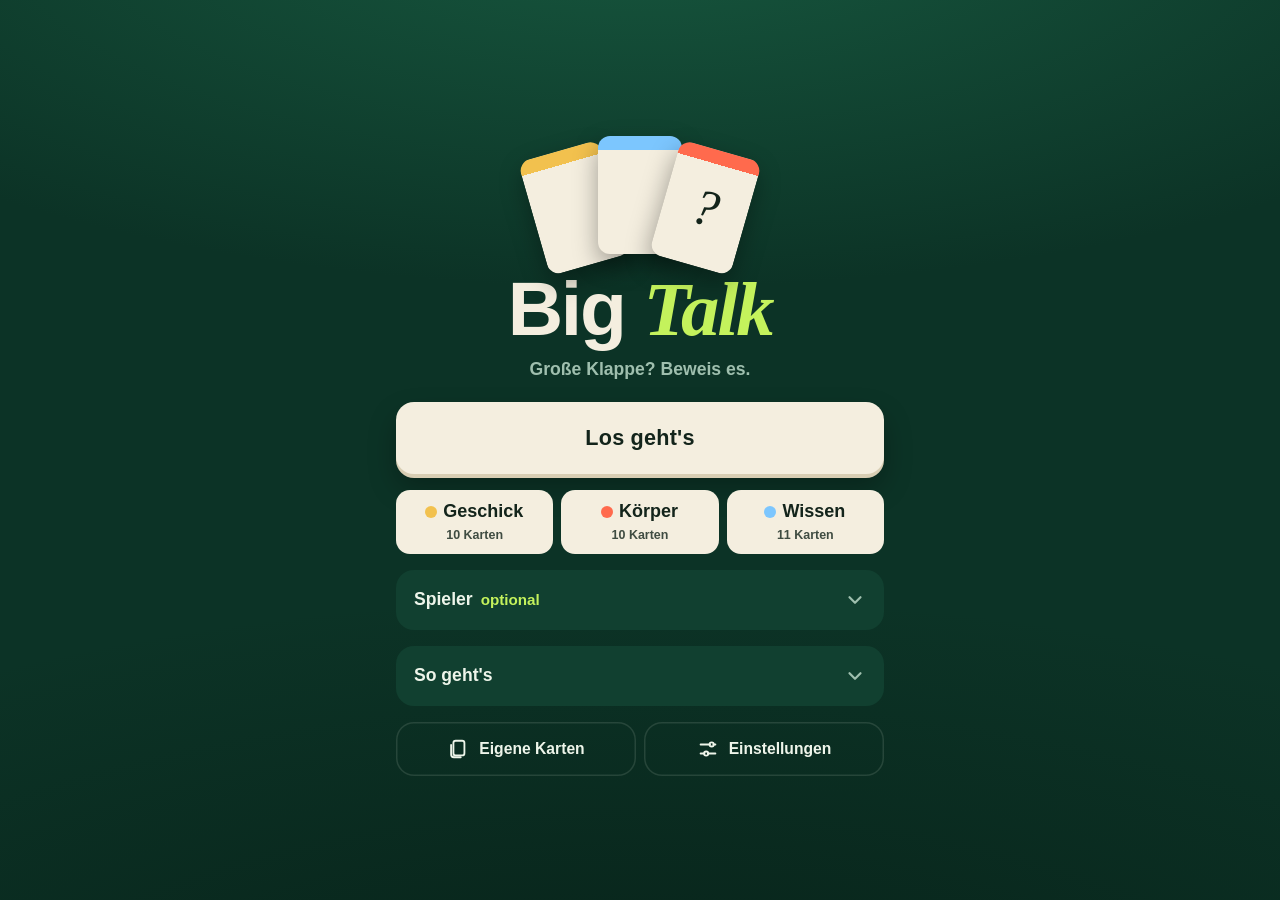
<file: index.html>
<!doctype html>
<html lang="de">
<head>
  <meta charset="utf-8">
  <!-- viewport-fit=cover: nutzt auch den Bereich neben der iPhone-Notch -->
  <meta name="viewport" content="width=device-width, initial-scale=1, viewport-fit=cover">
  <meta name="theme-color" content="#0c3326">
  <meta name="description" content="Big Talk – das Überbiet-Partyspiel für ein Handy.">
  <title>Big Talk</title>
  <link rel="manifest" href="manifest.webmanifest">
  <link rel="icon" href="icons/icon.svg" type="image/svg+xml">
  <link rel="icon" href="icons/icon-192.png" type="image/png" sizes="192x192">
  <!-- iPhone: Icon und Vollbild-Modus nach „Zum Home-Bildschirm“ -->
  <link rel="apple-touch-icon" href="icons/apple-touch-icon.png">
  <meta name="apple-mobile-web-app-capable" content="yes">
  <meta name="mobile-web-app-capable" content="yes">
  <meta name="apple-mobile-web-app-status-bar-style" content="black-translucent">
  <meta name="apple-mobile-web-app-title" content="Big Talk">
  <link rel="stylesheet" href="style.css">
  <!-- type="module": app.js darf andere Dateien per import laden -->
  <script type="module" src="js/app.js"></script>
</head>
<body>
  <!-- Wiederverwendbare Icons. <use href="#i-back"> setzt eines davon ein. -->
  <svg width="0" height="0" style="position:absolute" aria-hidden="true">
    <symbol id="i-back" viewBox="0 0 24 24"><path d="M15 5l-7 7 7 7" fill="none" stroke="currentColor" stroke-width="2.4" stroke-linecap="round" stroke-linejoin="round"/></symbol>
    <symbol id="i-scores" viewBox="0 0 24 24"><path d="M5 20V11M12 20V4M19 20v-6" fill="none" stroke="currentColor" stroke-width="2.6" stroke-linecap="round"/></symbol>
    <symbol id="i-chevron" viewBox="0 0 24 24"><path d="M6 9l6 6 6-6" fill="none" stroke="currentColor" stroke-width="2.4" stroke-linecap="round" stroke-linejoin="round"/></symbol>
    <symbol id="i-skip" viewBox="0 0 24 24"><path d="M5 6l8 6-8 6zM16 6v12" fill="none" stroke="currentColor" stroke-width="2.2" stroke-linejoin="round" stroke-linecap="round"/></symbol>
    <symbol id="i-cards" viewBox="0 0 24 24"><rect x="7" y="3" width="12" height="16" rx="2.5" fill="none" stroke="currentColor" stroke-width="2"/><path d="M4.5 7.5V18a3 3 0 0 0 3 3H15" fill="none" stroke="currentColor" stroke-width="2" stroke-linecap="round"/></symbol>
    <symbol id="i-settings" viewBox="0 0 24 24"><path d="M4 7h10M18 7h2M4 17h4M12 17h8" fill="none" stroke="currentColor" stroke-width="2.2" stroke-linecap="round"/><circle cx="16" cy="7" r="2.3" fill="none" stroke="currentColor" stroke-width="2"/><circle cx="10" cy="17" r="2.3" fill="none" stroke="currentColor" stroke-width="2"/></symbol>
    <symbol id="i-trash" viewBox="0 0 24 24"><path d="M5 7h14M10 7V4.5h4V7M7 7l1 13h8l1-13" fill="none" stroke="currentColor" stroke-width="2" stroke-linecap="round" stroke-linejoin="round"/></symbol>
  </svg>

  <main id="app">

    <!-- ============ START ============ -->
    <section id="screen-start" class="screen">
      <div class="hero">
        <div class="fan" aria-hidden="true">
          <span class="fan-card" style="--c: var(--gold)"></span>
          <span class="fan-card" style="--c: var(--sky)"></span>
          <span class="fan-card" style="--c: var(--coral)"><span class="fan-q">?</span></span>
        </div>
        <h1 class="logo"><span class="logo-big">Big</span> <span class="logo-talk">Talk</span></h1>
        <p class="tagline">Große Klappe? Beweis es.</p>
      </div>

      <button id="btn-start" class="btn btn-primary btn-xl" type="button">Los geht's</button>
      <button id="btn-scores-start" class="btn btn-ghost" type="button">
        <svg class="icon"><use href="#i-scores"/></svg> Punktestand
      </button>

      <!-- Kategorien: Tippen schaltet an/aus (aria-pressed) -->
      <div id="category-toggles" class="category-toggles" role="group" aria-label="Kategorien"></div>

      <details id="panel-players" class="panel">
        <summary>Spieler <span id="players-count" class="count"></span><svg class="icon chevron"><use href="#i-chevron"/></svg></summary>
        <p class="hint">Optional – nur für den Punktestand. Ohne Spieler wird ohne Punkte gespielt.</p>
        <ul id="players-list" class="players-list"></ul>
        <form id="form-player" class="inline-form" novalidate>
          <input id="input-player" type="text" maxlength="16" placeholder="Name eingeben"
                 autocomplete="off" autocapitalize="words" enterkeyhint="done" aria-label="Spielername">
          <button class="btn btn-lime" type="submit" aria-label="Spieler hinzufügen">+</button>
        </form>
        <p id="player-error" class="form-error" hidden></p>
      </details>

      <details class="panel">
        <summary>So geht's<svg class="icon chevron"><use href="#i-chevron"/></svg></summary>
        <ol class="rules">
          <li>Lest die Karte vor. Haben alle sie verstanden, drückt ihr <b>Start</b>.</li>
          <li>15 Sekunden lang überbietet ihr euch – einfach laut reden, niemand muss etwas eintippen.</li>
          <li>Ist die Zeit um, muss der Höchstbieter <b>sofort</b> beweisen, dass er es schafft.</li>
          <li>Die Gruppe entscheidet: geschafft oder nicht? Geht eine Karte gerade nicht, überspringt sie.</li>
        </ol>
      </details>

      <div class="start-links">
        <button id="btn-open-cards" class="btn btn-ghost" type="button"><svg class="icon"><use href="#i-cards"/></svg> Eigene Karten</button>
        <button id="btn-open-settings" class="btn btn-ghost" type="button"><svg class="icon"><use href="#i-settings"/></svg> Einstellungen</button>
      </div>
    </section>

    <!-- ============ KARTE + TIMER ============ -->
    <section id="screen-card" class="screen">
      <header class="topbar">
        <button id="btn-home" class="icon-btn" type="button" aria-label="Zum Startbildschirm"><svg class="icon"><use href="#i-back"/></svg></button>
        <span id="deck-info" class="topbar-info"></span>
        <button id="btn-scores" class="icon-btn" type="button" aria-label="Punktestand"><svg class="icon"><use href="#i-scores"/></svg></button>
      </header>

      <div class="card-stage">
        <!-- Die Karte hat Vorder- und Rückseite, damit sie beim Austeilen umgedreht werden kann -->
        <article id="play-card" class="card">
          <div class="card-face card-front">
            <div class="card-cat"><span id="pc-dot" class="dot"></span><span id="pc-cat"></span></div>
            <p id="pc-text" class="card-text"></p>
            <p id="pc-meta" class="card-meta"></p>
          </div>
          <div class="card-face card-back" aria-hidden="true"><span>Big Talk</span></div>
        </article>
      </div>

      <!-- Der Ring ist Start-, Pause- und Weiter-Knopf zugleich -->
      <button id="round-ring" class="ring" type="button">
        <svg viewBox="0 0 120 120" aria-hidden="true">
          <circle class="ring-track" cx="60" cy="60" r="52"/>
          <circle id="round-ring-progress" class="ring-progress" cx="60" cy="60" r="52" pathLength="100"/>
        </svg>
        <span class="ring-center">
          <span id="round-ring-value" class="ring-value"></span>
          <span id="round-ring-sub" class="ring-sub"></span>
        </span>
      </button>

      <div class="round-actions">
        <button id="btn-skip" class="btn btn-ghost" type="button"><svg class="icon"><use href="#i-skip"/></svg> Überspringen</button>
        <button id="btn-finish" class="btn btn-ghost" type="button">Fertig geboten</button>
      </div>
    </section>

    <!-- ============ BEWEIS ============ -->
    <section id="screen-prove" class="screen">
      <div id="flash" class="flash" aria-hidden="true"></div>
      <!-- Oberer Teil bleibt mittig, Urteils-Buttons sitzen unten am Daumen -->
      <div class="prove-main">
      <h2 id="stamp" class="stamp">Beweis es!</h2>

      <article class="card card-mini">
        <div class="card-face card-front">
          <div class="card-cat"><span id="pv-dot" class="dot"></span><span id="pv-cat"></span></div>
          <p id="pv-text" class="card-text"></p>
        </div>
      </article>

      <!-- Nur mit Spielern: Wer muss liefern? -->
      <div id="prove-bidder" class="bidder-pick">
        <p class="bidder-question">Wer hat am höchsten geboten?</p>
        <div id="bidder-buttons" class="bidder-buttons"></div>
        <button id="btn-no-score" class="btn btn-link" type="button">Ohne Wertung weiter</button>
      </div>
      <button id="prove-who" class="prove-who" type="button" aria-label="Höchstbieter ändern"></button>

      <button id="proof-ring" class="ring ring-small" type="button">
        <svg viewBox="0 0 120 120" aria-hidden="true">
          <circle class="ring-track" cx="60" cy="60" r="52"/>
          <circle id="proof-ring-progress" class="ring-progress" cx="60" cy="60" r="52" pathLength="100"/>
        </svg>
        <span class="ring-center">
          <span id="proof-ring-value" class="ring-value"></span>
          <span id="proof-ring-sub" class="ring-sub"></span>
        </span>
      </button>
      </div>

      <div id="verdict" class="verdict">
        <button id="btn-fail" class="btn btn-fail" type="button">Nicht geschafft</button>
        <button id="btn-success" class="btn btn-success" type="button">Geschafft</button>
      </div>
      <button id="btn-skip-prove" class="btn btn-link" type="button">Nicht machbar? Karte überspringen</button>
    </section>

    <!-- ============ ERGEBNIS ============ -->
    <section id="screen-result" class="screen">
      <svg id="result-mark" class="result-mark" viewBox="0 0 120 120" aria-hidden="true">
        <circle class="mark-circle" cx="60" cy="60" r="52" pathLength="100"/>
        <path id="mark-path" class="mark-path" pathLength="100"/>
      </svg>
      <h2 id="result-title" class="result-title"></h2>
      <p id="result-points" class="result-points"></p>
      <ol id="result-scores" class="scoreboard"></ol>
      <button id="btn-next" class="btn btn-primary btn-xl" type="button">Nächste Karte</button>
      <button id="btn-revert" class="btn btn-link" type="button">Falsch getippt? Ergebnis ändern</button>
    </section>

    <!-- ============ EINSTELLUNGEN ============ -->
    <section id="screen-settings" class="screen">
      <header class="topbar">
        <button class="icon-btn" type="button" data-home aria-label="Zurück"><svg class="icon"><use href="#i-back"/></svg></button>
        <h2 class="topbar-title">Einstellungen</h2>
      </header>

      <div class="setting">
        <span class="setting-label">Zeit zum Bieten</span>
        <div class="stepper">
          <button id="btn-timer-down" class="btn btn-ghost" type="button" aria-label="Kürzer">−</button>
          <output id="timer-setting" class="stepper-value" aria-live="polite"></output>
          <button id="btn-timer-up" class="btn btn-ghost" type="button" aria-label="Länger">+</button>
        </div>
      </div>

      <label class="setting setting-row">
        <span class="setting-label">Vibration <small id="vibration-note" class="hint" hidden>Von diesem Gerät nicht unterstützt</small></span>
        <input id="toggle-vibration" class="switch" type="checkbox">
      </label>

      <button id="btn-test-vibration" class="btn btn-ghost" type="button">Vibration testen</button>
      <button id="btn-reset-settings" class="btn btn-ghost btn-danger" type="button">Spiel zurücksetzen</button>
    </section>

    <!-- ============ EIGENE KARTEN ============ -->
    <section id="screen-cards" class="screen">
      <header class="topbar">
        <button class="icon-btn" type="button" data-home aria-label="Zurück"><svg class="icon"><use href="#i-back"/></svg></button>
        <h2 class="topbar-title">Eigene Karten</h2>
      </header>

      <form id="form-card" class="card-form" novalidate>
        <label class="field">
          <span>Challenge</span>
          <textarea id="card-text" rows="3" maxlength="140" placeholder="Wie viele … schaffst du?"></textarea>
        </label>
        <div class="field-row">
          <label class="field">
            <span>Kategorie</span>
            <select id="card-category"></select>
          </label>
          <label class="field">
            <span>Einheit</span>
            <input id="card-unit" type="text" maxlength="20" placeholder="z. B. Sekunden">
          </label>
        </div>
        <div class="field-row">
          <label class="field">
            <span>Startgebot</span>
            <input id="card-start" type="number" inputmode="numeric" min="1" value="1">
          </label>
          <label class="field">
            <span>Beweiszeit (s)</span>
            <input id="card-proof" type="number" inputmode="numeric" min="5" placeholder="keine">
          </label>
        </div>
        <p id="card-error" class="form-error" hidden></p>
        <button class="btn btn-primary" type="submit">Karte hinzufügen</button>
      </form>

      <h3 class="section-title">Deine Karten <span id="custom-count" class="count"></span></h3>
      <ul id="custom-list" class="custom-list"></ul>
      <p id="custom-empty" class="hint">Noch keine eigenen Karten.</p>
    </section>

  </main>

  <!-- Punktestand -->
  <dialog id="dlg-scores" class="dialog">
    <h3>Punktestand</h3>
    <ol id="scores-list" class="scoreboard"></ol>
    <p id="scores-empty" class="hint" hidden>Noch keine Spieler. Füge auf dem Startbildschirm welche hinzu.</p>
    <div class="dialog-actions">
      <button id="btn-reset" class="btn btn-ghost btn-danger" type="button">Zurücksetzen</button>
      <button class="btn btn-primary" type="button" data-close>Schließen</button>
    </div>
  </dialog>

  <!-- Sicherheitsabfrage (statt window.confirm, damit es zum Design passt) -->
  <dialog id="dlg-confirm" class="dialog">
    <h3 id="confirm-title"></h3>
    <p id="confirm-text"></p>
    <div class="dialog-actions">
      <button class="btn btn-ghost" type="button" data-close>Abbrechen</button>
      <button id="btn-confirm-ok" class="btn btn-fail" type="button"></button>
    </div>
  </dialog>

  <!-- Kurze Hinweise unten am Rand -->
  <div id="toast" class="toast" role="status" aria-live="polite"></div>
</body>
</html>
</file>
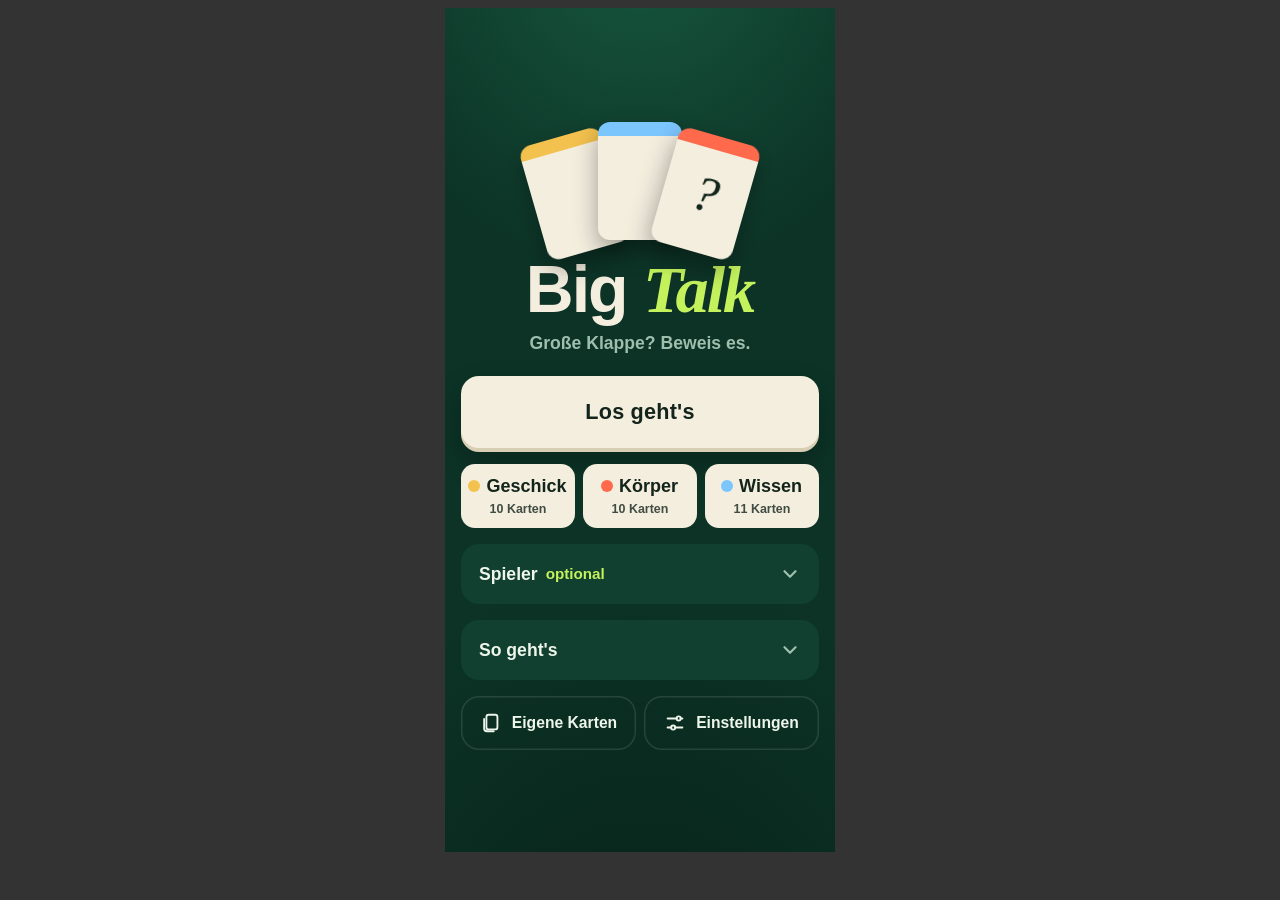
<file: tools/handy-vorschau.html>
<!doctype html>
<!-- Entwicklungshilfe: zeigt Big Talk in Handygröße (390×844), auch wenn das
     Browserfenster breiter ist. Aufruf: http://localhost:8000/tools/handy-vorschau.html -->
<html lang="de">
<head>
  <meta charset="utf-8">
  <title>Handy-Vorschau</title>
  <style>
    body { margin: 0; background: #333; display: flex; justify-content: center; padding: 8px; }
    iframe { width: 390px; height: 844px; border: 0; background: #000; }
  </style>
</head>
<body>
  <iframe id="phone" src="../index.html"></iframe>
  <script>
    // Andere Größe testen: handy-vorschau.html?w=375&h=667 (z. B. iPhone SE)
    const p = new URLSearchParams(location.search);
    const f = document.getElementById('phone');
    if (p.get('w')) f.style.width = p.get('w') + 'px';
    if (p.get('h')) f.style.height = p.get('h') + 'px';
  </script>
</body>
</html>
</file>
<file: style.css>
/* =========================================================
   Big Talk – Design „Spieltisch“
   Dunkelgrüner Filz, Karten aus cremefarbenem Papier,
   Limette als Aktionsfarbe, Koralle für Dringlichkeit.
   Mobile-first: Grundregeln gelten fürs Handy im Hochformat.
   ========================================================= */

:root {
  /* Tisch */
  --bg: #0c3326;
  --bg-deep: #072118;
  --surface: #114030;
  --surface-2: #19523d;
  --line: rgba(234, 244, 226, 0.12);
  --text: #eef5ea;
  --muted: #9fbfae;

  /* Papier */
  --paper: #f4eedf;
  --paper-edge: #d8ceb4;
  --ink: #13241b;
  --ink-soft: #5a6b60;

  /* Akzente */
  --lime: #c4f25c;
  --lime-ink: #1d3300;
  --coral: #ff6a4d;
  --gold: #f2c14e;
  --sky: #7cc6fe;

  --radius: 18px;
  --gap: 16px;
  --font-sans: "Avenir Next", "Segoe UI Variable Display", "Segoe UI", Roboto, "Helvetica Neue", Arial, sans-serif;
  --font-serif: "Iowan Old Style", "Palatino Linotype", Palatino, "Book Antiqua", Georgia, "Noto Serif", serif;
  --ease-out: cubic-bezier(0.2, 0.8, 0.2, 1);
  --ease-spring: cubic-bezier(0.3, 1.5, 0.5, 1);

  /* Abstand zu Notch / Home-Leiste (iPhone), sonst 0 */
  --safe-top: env(safe-area-inset-top, 0px);
  --safe-bottom: env(safe-area-inset-bottom, 0px);
}

*,
*::before,
*::after {
  box-sizing: border-box;
}

/* `hidden` muss immer gewinnen – auch gegen display-Regeln wie bei .btn */
[hidden] { display: none !important; }

html,
body {
  margin: 0;
  height: 100%;
}

body {
  /* Filz: heller Lichtkegel oben, dunkle Ränder */
  background:
    radial-gradient(130% 70% at 50% -10%, #17583f 0%, transparent 60%),
    radial-gradient(160% 90% at 50% 120%, var(--bg-deep) 0%, transparent 60%),
    var(--bg);
  background-attachment: fixed;
  color: var(--text);
  font-family: var(--font-sans);
  font-size: 18px;
  line-height: 1.4;
  /* kein Gummiband-Scrollen / Pull-to-Refresh mitten im Spiel */
  overscroll-behavior: none;
  -webkit-tap-highlight-color: transparent;
  -webkit-text-size-adjust: 100%;
}

button,
input,
select,
textarea {
  font: inherit;
  color: inherit;
}

button {
  cursor: pointer;
  touch-action: manipulation; /* kein Doppeltipp-Zoom */
}

.icon {
  width: 22px;
  height: 22px;
  flex: none;
}

#app {
  max-width: 520px;
  margin: 0 auto;
  min-height: 100vh;
  min-height: 100dvh; /* dvh = sichtbare Höhe ohne Browserleiste */
}

/* ---------- Bildschirme ---------- */
.screen {
  display: none;
  flex-direction: column;
  gap: var(--gap);
  min-height: 100vh;
  min-height: 100dvh;
  padding: calc(16px + var(--safe-top)) 16px calc(16px + var(--safe-bottom));
}

.screen.active {
  display: flex;
  animation: screen-in 0.35s var(--ease-out);
}

@keyframes screen-in {
  from { opacity: 0; transform: translateY(8px); }
  to { opacity: 1; transform: none; }
}

/* ---------- Buttons ---------- */
.btn {
  border: 0;
  border-radius: var(--radius);
  padding: 16px 20px;
  min-height: 60px;
  font-weight: 700;
  font-size: 1.1rem;
  background: var(--surface-2);
  display: inline-flex;
  align-items: center;
  justify-content: center;
  gap: 10px;
  transition: transform 0.12s var(--ease-out), background-color 0.2s, box-shadow 0.12s;
  user-select: none;
}

.btn:active { transform: scale(0.97); }
.btn:disabled { opacity: 0.35; cursor: default; transform: none; }
.btn:focus-visible,
.icon-btn:focus-visible,
.ring:focus-visible,
.cat-toggle:focus-visible,
.prove-who:focus-visible { outline: 3px solid var(--lime); outline-offset: 3px; }

/* Papier-Knopf mit „Kante“ – wie ein Spielchip */
.btn-primary {
  background: var(--paper);
  color: var(--ink);
  box-shadow: 0 4px 0 var(--paper-edge), 0 14px 28px rgba(0, 0, 0, 0.28);
}
.btn-primary:active { transform: translateY(3px); box-shadow: 0 1px 0 var(--paper-edge), 0 6px 14px rgba(0, 0, 0, 0.25); }

.btn-xl { font-size: 1.35rem; min-height: 72px; letter-spacing: 0.01em; }

.btn-lime { background: var(--lime); color: var(--lime-ink); }

.btn-ghost {
  background: transparent;
  box-shadow: inset 0 0 0 1.5px var(--line);
}
.btn-ghost:active { background: var(--surface); }

.btn-link {
  background: none;
  min-height: 44px;
  color: var(--muted);
  font-weight: 600;
  font-size: 1rem;
  text-decoration: underline;
  text-underline-offset: 4px;
}

.btn-success { background: var(--lime); color: var(--lime-ink); }
.btn-fail { background: var(--coral); color: #2b0a03; }
.btn-danger { color: var(--coral); }

.invisible { visibility: hidden; }

.icon-btn {
  border: 0;
  background: var(--surface);
  color: var(--text);
  width: 48px;
  height: 48px;
  border-radius: 50%;
  display: grid;
  place-items: center;
  flex: none;
  transition: transform 0.12s, background-color 0.2s;
}
.icon-btn:active { transform: scale(0.92); background: var(--surface-2); }
.icon-btn[hidden] { display: none; }

/* ---------- Startbildschirm ---------- */
#screen-start { justify-content: center; }

.hero {
  display: flex;
  flex-direction: column;
  align-items: center;
  margin-bottom: 4px;
}

/* Drei aufgefächerte Karten über dem Logo, schweben leicht */
.fan {
  position: relative;
  width: 200px;
  height: 140px;
  margin-bottom: 6px;
}

.fan-card {
  position: absolute;
  left: 50%;
  bottom: 0;
  width: 84px;
  height: 118px;
  margin-left: -42px;
  border-radius: 12px;
  background: var(--paper);
  box-shadow: 0 10px 24px rgba(0, 0, 0, 0.35);
  transform-origin: 50% 110%;
  display: grid;
  place-items: center;
  /* farbiger Streifen oben = Kategorie */
  background-image: linear-gradient(var(--c) 0 14px, transparent 14px);
  animation: fan-in 0.8s var(--ease-spring) both, float 4s ease-in-out 0.8s infinite alternate;
}
.fan-card:nth-child(1) { --r: -16deg; --x: -46px; animation-delay: 0.05s, 0.8s; }
.fan-card:nth-child(2) { --r: 0deg; --x: 0px; --y: -10px; animation-delay: 0.15s, 1.4s; }
.fan-card:nth-child(3) { --r: 16deg; --x: 46px; animation-delay: 0.25s, 2s; }

.fan-q {
  font-family: var(--font-serif);
  font-style: italic;
  font-size: 3.2rem;
  color: var(--ink);
  line-height: 1;
}

@keyframes fan-in {
  from { transform: translate(0, 40px) rotate(0deg); opacity: 0; }
  to { transform: translate(var(--x), var(--y, 0)) rotate(var(--r)); opacity: 1; }
}
@keyframes float {
  from { transform: translate(var(--x), var(--y, 0)) rotate(var(--r)); }
  to { transform: translate(var(--x), calc(var(--y, 0px) - 6px)) rotate(calc(var(--r) * 1.12)); }
}

.logo {
  margin: 0;
  font-size: clamp(3.4rem, 17vw, 4.8rem);
  line-height: 1;
  letter-spacing: -0.03em;
  white-space: nowrap;
}
.logo-big { font-weight: 900; color: var(--paper); }
.logo-talk { font-family: var(--font-serif); font-style: italic; font-weight: 600; color: var(--lime); }

.tagline {
  margin: 8px 0 0;
  color: var(--muted);
  font-size: 1.1rem;
  font-weight: 600;
}

.category-toggles {
  display: grid;
  grid-template-columns: repeat(3, 1fr);
  gap: 8px;
}

.cat-toggle {
  border: 0;
  border-radius: 14px;
  min-height: 64px;
  padding: 8px 6px;
  background: transparent;
  box-shadow: inset 0 0 0 1.5px var(--line);
  color: var(--muted);
  display: flex;
  flex-direction: column;
  align-items: center;
  justify-content: center;
  gap: 2px;
  font-weight: 700;
  transition: background-color 0.25s, color 0.25s, transform 0.12s;
}
.cat-toggle:active { transform: scale(0.95); }
.cat-toggle .cat-name { display: flex; align-items: center; gap: 7px; }
.cat-toggle small { font-weight: 600; font-size: 0.78rem; opacity: 0.8; }
.cat-toggle .dot { opacity: 0.4; transition: opacity 0.25s, transform 0.25s var(--ease-spring); }
.cat-toggle[aria-pressed="true"] { background: var(--paper); color: var(--ink); box-shadow: none; }
.cat-toggle[aria-pressed="true"] .dot { opacity: 1; transform: scale(1.2); }

.dot {
  width: 10px;
  height: 10px;
  border-radius: 50%;
  background: var(--c, var(--muted));
  flex: none;
}

.panel {
  background: var(--surface);
  border-radius: var(--radius);
  padding: 0 18px;
}

.panel > summary {
  font-weight: 700;
  font-size: 1.1rem;
  min-height: 60px;
  cursor: pointer;
  list-style: none; /* Standard-Dreieck aus */
  display: flex;
  align-items: center;
}
.panel > summary::-webkit-details-marker { display: none; }
.panel .chevron { margin-left: auto; color: var(--muted); transition: transform 0.25s var(--ease-out); }
.panel[open] .chevron { transform: rotate(180deg); }
.panel[open] > :not(summary) { animation: panel-in 0.3s var(--ease-out); }
@keyframes panel-in {
  from { opacity: 0; transform: translateY(-6px); }
}

.rules { margin: 0 0 18px; padding-left: 1.3em; }
.rules li { margin-bottom: 8px; }
.rules li::marker { color: var(--lime); font-weight: 800; }

.start-links {
  display: grid;
  grid-template-columns: 1fr 1fr;
  gap: 8px;
}
.start-links .btn { font-size: 0.98rem; padding: 12px 8px; min-height: 54px; }

/* ---------- Topbar ---------- */
.topbar {
  display: flex;
  align-items: center;
  gap: 12px;
  min-height: 48px;
}
.topbar-info { flex: 1; text-align: center; color: var(--muted); font-weight: 600; font-size: 0.95rem; }
.topbar-title { margin: 0; font-size: 1.4rem; font-weight: 800; }

/* ---------- Karte ---------- */
.card-stage {
  flex: 1;
  display: flex;
  align-items: center;
  perspective: 1400px; /* nötig für die 3D-Drehung beim Austeilen */
  min-height: 0;
}

.card {
  position: relative;
  width: 100%;
  transform-style: preserve-3d;
  transform: rotate(-1.2deg);
}

.card-face {
  border-radius: 22px;
  backface-visibility: hidden;
  -webkit-backface-visibility: hidden;
}

.card-front {
  position: relative;
  background: var(--paper);
  color: var(--ink);
  padding: 22px 22px 18px;
  min-height: 260px;
  display: flex;
  flex-direction: column;
  gap: 14px;
  box-shadow:
    0 1px 0 rgba(255, 255, 255, 0.7) inset,
    0 2px 0 var(--paper-edge),
    0 22px 44px rgba(0, 0, 0, 0.38);
}
/* feiner Innenrahmen wie bei gedruckten Spielkarten */
.card-front::after {
  content: "";
  position: absolute;
  inset: 8px;
  border: 1.5px solid rgba(19, 36, 27, 0.1);
  border-radius: 15px;
  pointer-events: none;
}

.card-back {
  position: absolute;
  inset: 0;
  transform: rotateY(180deg);
  background:
    repeating-linear-gradient(45deg, rgba(244, 238, 223, 0.08) 0 8px, transparent 8px 16px),
    var(--surface-2);
  box-shadow: inset 0 0 0 8px var(--surface-2), inset 0 0 0 10px rgba(244, 238, 223, 0.5), 0 22px 44px rgba(0, 0, 0, 0.38);
  display: grid;
  place-items: center;
}
.card-back span {
  font-family: var(--font-serif);
  font-style: italic;
  font-size: 2.2rem;
  color: var(--paper);
  opacity: 0.85;
}

.card-cat {
  display: flex;
  align-items: center;
  gap: 8px;
  text-transform: uppercase;
  letter-spacing: 0.14em;
  font-size: 0.78rem;
  font-weight: 800;
  color: var(--ink-soft);
}

.card-text {
  margin: 0;
  flex: 1;
  display: flex;
  align-items: center;
  justify-content: center;
  text-align: center;
  font-family: var(--font-serif);
  font-weight: 600;
  font-size: clamp(1.55rem, 7.2vw, 2.15rem);
  line-height: 1.2;
  text-wrap: balance;
}

.card-meta {
  margin: 0;
  padding-top: 12px;
  border-top: 1.5px dashed rgba(19, 36, 27, 0.18);
  text-align: center;
  font-size: 0.92rem;
  font-weight: 600;
  color: var(--ink-soft);
}

/* Austeilen: Karte kommt verdeckt von rechts oben und dreht sich um */
.card.deal { animation: deal 0.7s var(--ease-out) both; }
@keyframes deal {
  0% { transform: translate(70%, -60px) rotate(18deg) rotateY(180deg); opacity: 0; }
  20% { opacity: 1; }
  100% { transform: rotate(-1.2deg) rotateY(0deg); }
}

/* Überspringen: Karte fliegt nach links weg */
.card.toss { animation: toss 0.32s ease-in both; }
@keyframes toss {
  to { transform: translate(-140%, 50px) rotate(-22deg); opacity: 0; }
}

/* Letzte Sekunden: Karte zittert leicht */
.card.nervous { animation: nervous 0.5s ease-in-out; }
@keyframes nervous {
  0%, 100% { transform: rotate(-1.2deg); }
  25% { transform: rotate(-2.4deg) translateX(-3px); }
  75% { transform: rotate(0deg) translateX(3px); }
}

/* ---------- Ring-Timer ---------- */
.ring {
  position: relative;
  align-self: center;
  flex: none;
  width: min(48vw, 190px);
  aspect-ratio: 1;
  border: 0;
  border-radius: 50%;
  padding: 0;
  background: var(--surface);
  color: var(--text);
  box-shadow: 0 12px 30px rgba(0, 0, 0, 0.3);
  transition: background-color 0.3s, transform 0.15s var(--ease-out);
}
.ring:active { transform: scale(0.96); }
.ring[hidden] { display: none; }

.ring svg {
  position: absolute;
  inset: 0;
  width: 100%;
  height: 100%;
  transform: rotate(-90deg); /* Fortschritt startet oben */
}
.ring-track { fill: none; stroke: var(--line); stroke-width: 7; }
.ring-progress {
  fill: none;
  stroke: var(--lime);
  stroke-width: 7;
  stroke-linecap: round;
  stroke-dasharray: 100;
  /* JS setzt stroke-dashoffset: 0 = voll, 100 = leer */
  transition: stroke-dashoffset 0.12s linear, stroke 0.3s;
}

.ring-center {
  position: absolute;
  inset: 0;
  display: flex;
  flex-direction: column;
  align-items: center;
  justify-content: center;
  gap: 2px;
}
.ring-value {
  font-size: 3.6rem;
  font-weight: 800;
  line-height: 1;
  font-variant-numeric: tabular-nums;
  letter-spacing: -0.02em;
}
.ring-sub { font-size: 0.85rem; font-weight: 600; color: var(--muted); }

/* Vor dem Start: der ganze Ring ist ein großer, „atmender“ Start-Knopf */
.ring.is-idle {
  background: var(--lime);
  color: var(--lime-ink);
  animation: breathe 2.2s ease-in-out infinite;
}
.ring.is-idle .ring-value { font-size: 2.4rem; }
.ring.is-idle .ring-sub { color: var(--lime-ink); opacity: 0.7; }
.ring.is-idle .ring-track { stroke: rgba(29, 51, 0, 0.15); }
.ring.is-idle .ring-progress { stroke: transparent; }
@keyframes breathe {
  0%, 100% { box-shadow: 0 0 0 0 rgba(196, 242, 92, 0.45), 0 12px 30px rgba(0, 0, 0, 0.3); }
  50% { box-shadow: 0 0 0 16px rgba(196, 242, 92, 0), 0 12px 30px rgba(0, 0, 0, 0.3); }
}

.ring.is-paused .ring-value { color: var(--gold); }
.ring.is-paused .ring-progress { stroke: var(--gold); }

.ring.is-urgent .ring-progress { stroke: var(--coral); }
.ring.is-urgent .ring-value { color: var(--coral); }
.ring-value.beat { animation: beat 0.45s var(--ease-out); }
@keyframes beat {
  0% { transform: scale(1.35); }
  100% { transform: scale(1); }
}

.ring.is-done .ring-value { font-size: 1.6rem; color: var(--coral); }
.ring.is-done .ring-progress { stroke: transparent; }

.ring-small { width: min(40vw, 150px); }
.ring-small .ring-value { font-size: 2.8rem; }
.ring-small.is-idle .ring-value { font-size: 1.6rem; }

.round-actions {
  display: grid;
  grid-template-columns: 1fr 1fr;
  gap: 10px;
}
.round-actions .btn { font-size: 1rem; }

/* ---------- Beweis ---------- */
#screen-prove { position: relative; }

.prove-main {
  flex: 1;
  display: flex;
  flex-direction: column;
  justify-content: center;
  gap: var(--gap);
}

.flash {
  position: fixed;
  inset: 0;
  background: var(--coral);
  opacity: 0;
  pointer-events: none;
  z-index: 5;
}
.flash.go { animation: flash 0.32s ease-out 3; }
@keyframes flash {
  0% { opacity: 0.8; }
  100% { opacity: 0; }
}

/* „Beweis es!“ als Stempel */
.stamp {
  align-self: center;
  margin: 0 0 4px;
  padding: 6px 20px 8px;
  border: 4px solid var(--coral);
  border-radius: 12px;
  color: var(--coral);
  font-size: clamp(2.4rem, 12vw, 3.4rem);
  font-weight: 900;
  text-transform: uppercase;
  letter-spacing: 0.02em;
  line-height: 1;
  transform: rotate(-5deg);
}
.stamp.slam { animation: slam 0.5s var(--ease-spring) both; }
@keyframes slam {
  0% { transform: scale(2.6) rotate(-14deg); opacity: 0; }
  60% { opacity: 1; }
  100% { transform: scale(1) rotate(-5deg); opacity: 1; }
}

.card-mini { transform: rotate(0.8deg); }
.card-mini .card-front { min-height: 0; padding: 16px 18px; gap: 8px; }
.card-mini .card-text { font-size: 1.2rem; flex: none; }

.bidder-pick[hidden] { display: none; }
.bidder-question { text-align: center; font-weight: 700; font-size: 1.15rem; margin: 4px 0 10px; }

.bidder-buttons {
  display: grid;
  grid-template-columns: repeat(auto-fill, minmax(140px, 1fr));
  gap: 10px;
}
.bidder-buttons .btn {
  min-height: 64px;
  font-size: 1.2rem;
  overflow-wrap: anywhere;
  background: var(--surface-2);
  animation: pop-in 0.35s var(--ease-spring) both;
}
.bidder-buttons .btn:nth-child(2) { animation-delay: 0.04s; }
.bidder-buttons .btn:nth-child(3) { animation-delay: 0.08s; }
.bidder-buttons .btn:nth-child(n+4) { animation-delay: 0.12s; }
.bidder-pick .btn-link { width: 100%; }

@keyframes pop-in {
  from { transform: scale(0.8); opacity: 0; }
}

.prove-who {
  border: 0;
  align-self: center;
  background: var(--paper);
  color: var(--ink);
  border-radius: 999px;
  padding: 10px 20px;
  font-size: 1.15rem;
  font-weight: 700;
  animation: pop-in 0.35s var(--ease-spring);
}
.prove-who[hidden] { display: none; }

.verdict {
  display: grid;
  grid-template-columns: 1fr 1fr;
  gap: 10px;
}
.verdict[hidden] { display: none; }
.verdict .btn { min-height: 92px; font-size: 1.25rem; }

/* ---------- Ergebnis ---------- */
#screen-result { justify-content: center; text-align: center; align-items: stretch; }

.result-mark {
  width: 120px;
  height: 120px;
  align-self: center;
  fill: none;
  stroke-width: 7;
  stroke-linecap: round;
  stroke-linejoin: round;
}
.result-mark.win { stroke: var(--lime); }
.result-mark.lose { stroke: var(--coral); }
/* Kreis und Haken/Kreuz „zeichnen“ sich selbst */
.mark-circle,
.mark-path { stroke-dasharray: 100; stroke-dashoffset: 100; }
.result-mark.draw .mark-circle { animation: draw 0.5s var(--ease-out) forwards; }
.result-mark.draw .mark-path { animation: draw 0.35s var(--ease-out) 0.4s forwards; }
@keyframes draw {
  to { stroke-dashoffset: 0; }
}

.result-title {
  margin: 0;
  font-family: var(--font-serif);
  font-style: italic;
  font-weight: 600;
  font-size: clamp(2.6rem, 13vw, 3.6rem);
  line-height: 1.05;
}

.result-points { margin: 0; font-size: 1.5rem; font-weight: 800; min-height: 1.4em; }
.result-points.win { color: var(--lime); }
.result-points.lose { color: var(--coral); }
.result-points:not(:empty) { animation: pop-in 0.4s var(--ease-spring) 0.5s both; }

/* ---------- Punktestand ---------- */
.scoreboard {
  list-style: none;
  margin: 0;
  padding: 0;
  display: flex;
  flex-direction: column;
  gap: 6px;
  text-align: left;
}
.scoreboard:empty { display: none; }

.scoreboard li {
  display: flex;
  align-items: center;
  gap: 12px;
  background: var(--surface);
  border-radius: 14px;
  padding: 12px 16px;
  font-size: 1.15rem;
  font-weight: 700;
}
.dialog .scoreboard li { background: var(--surface-2); }
.scoreboard .rank { width: 1.8em; color: var(--muted); font-variant-numeric: tabular-nums; }
.scoreboard .name { flex: 1; overflow-wrap: anywhere; }
.scoreboard .score { font-variant-numeric: tabular-nums; font-weight: 800; }
.scoreboard li.leader .rank { color: var(--gold); }
.scoreboard li.highlight { box-shadow: inset 0 0 0 2px var(--lime); }
.scoreboard li.highlight .score { animation: pop-in 0.4s var(--ease-spring) 0.6s both; color: var(--lime); }

/* ---------- Spieler ---------- */
.count { color: var(--lime); margin-left: 8px; font-weight: 600; font-size: 0.95rem; }
.hint { color: var(--muted); font-size: 0.95rem; margin: 0 0 12px; }

.players-list {
  list-style: none;
  margin: 0 0 12px;
  padding: 0;
  display: flex;
  flex-wrap: wrap;
  gap: 8px;
}
.players-list:empty { display: none; }

.player-chip {
  display: flex;
  align-items: center;
  gap: 4px;
  background: var(--paper);
  color: var(--ink);
  border-radius: 999px;
  padding: 4px 4px 4px 16px;
  font-weight: 700;
  animation: pop-in 0.3s var(--ease-spring);
}
.player-chip button {
  border: 0;
  background: rgba(19, 36, 27, 0.08);
  color: var(--ink);
  width: 38px;
  height: 38px;
  border-radius: 50%;
  font-size: 1.2rem;
}

.inline-form {
  display: grid;
  grid-template-columns: 1fr 60px;
  gap: 8px;
  margin-bottom: 16px;
}
.inline-form input {
  min-width: 0;
  border: 1.5px solid var(--line);
  background: var(--bg-deep);
  border-radius: 14px;
  padding: 0 14px;
  font-size: 1.1rem;
  min-height: 60px;
}
.inline-form .btn { font-size: 1.8rem; padding: 0; }

input:focus,
select:focus,
textarea:focus { outline: none; border-color: var(--lime) !important; }

/* ---------- Einstellungen ---------- */
.setting {
  background: var(--surface);
  border-radius: var(--radius);
  padding: 16px 18px;
  display: flex;
  flex-direction: column;
  gap: 12px;
}
.setting-row {
  flex-direction: row;
  align-items: center;
  justify-content: space-between;
  cursor: pointer;
  min-height: 68px;
}
.setting-label { font-weight: 700; font-size: 1.1rem; }
.setting-label .hint { display: block; margin: 2px 0 0; font-weight: 500; font-size: 0.85rem; }

.stepper {
  display: grid;
  grid-template-columns: 64px 1fr 64px;
  align-items: center;
  gap: 10px;
}
.stepper .btn { font-size: 1.6rem; padding: 0; }
.stepper-value {
  text-align: center;
  font-size: 2rem;
  font-weight: 800;
  font-variant-numeric: tabular-nums;
}

/* Kippschalter aus einer normalen Checkbox */
.switch {
  appearance: none;
  -webkit-appearance: none;
  flex: none;
  width: 60px;
  height: 36px;
  border-radius: 999px;
  background: var(--bg-deep);
  position: relative;
  margin: 0;
  cursor: pointer;
  transition: background-color 0.25s;
}
.switch::after {
  content: "";
  position: absolute;
  top: 4px;
  left: 4px;
  width: 28px;
  height: 28px;
  border-radius: 50%;
  background: var(--muted);
  transition: transform 0.25s var(--ease-spring), background-color 0.25s;
}
.switch:checked { background: var(--lime); }
.switch:checked::after { transform: translateX(24px); background: var(--lime-ink); }
.switch:focus-visible { outline: 3px solid var(--lime); outline-offset: 3px; }

#screen-settings .btn-danger { margin-top: auto; }

/* ---------- Eigene Karten ---------- */
.card-form {
  background: var(--surface);
  border-radius: var(--radius);
  padding: 16px;
  display: flex;
  flex-direction: column;
  gap: 12px;
}

.field { display: flex; flex-direction: column; gap: 6px; min-width: 0; }
.field > span { font-weight: 600; font-size: 0.88rem; color: var(--muted); }
.field input,
.field select,
.field textarea {
  width: 100%;
  border: 1.5px solid var(--line);
  background: var(--bg-deep);
  border-radius: 12px;
  padding: 12px;
  font-size: 1.05rem;
  min-height: 52px;
}
.field textarea { resize: vertical; line-height: 1.35; font-family: var(--font-serif); font-size: 1.15rem; }

.field-row { display: grid; grid-template-columns: 1fr 1fr; gap: 10px; }

.section-title { margin: 8px 0 0; font-size: 1.15rem; display: flex; align-items: baseline; }

.custom-list {
  list-style: none;
  margin: 0;
  padding: 0;
  display: flex;
  flex-direction: column;
  gap: 8px;
}
.custom-list li {
  background: var(--paper);
  color: var(--ink);
  border-radius: 14px;
  padding: 12px 10px 12px 16px;
  display: flex;
  align-items: center;
  gap: 12px;
  animation: pop-in 0.3s var(--ease-out);
}
.custom-list .info { flex: 1; min-width: 0; }
.custom-list .text { font-family: var(--font-serif); font-weight: 600; font-size: 1.05rem; overflow-wrap: anywhere; }
.custom-list .meta { color: var(--ink-soft); font-size: 0.85rem; margin-top: 2px; display: flex; align-items: center; gap: 6px; }
.custom-list .icon-btn { background: rgba(19, 36, 27, 0.08); color: var(--ink); width: 44px; height: 44px; }

.form-error { color: var(--coral); font-weight: 700; margin: 0; }
.form-error[hidden] { display: none; }

/* ---------- Dialoge ---------- */
.dialog {
  border: 0;
  border-radius: 22px;
  background: var(--surface);
  color: var(--text);
  padding: 22px;
  width: min(92vw, 420px);
  box-shadow: 0 30px 60px rgba(0, 0, 0, 0.5);
}
.dialog[open] { animation: dialog-in 0.3s var(--ease-spring); }
.dialog::backdrop { background: rgba(4, 18, 12, 0.7); }
.dialog h3 { margin: 0 0 14px; font-size: 1.35rem; }
.dialog p { margin: 0 0 4px; }
@keyframes dialog-in {
  from { transform: scale(0.92) translateY(10px); opacity: 0; }
}

.dialog-actions {
  display: grid;
  grid-template-columns: 1fr 1fr;
  gap: 10px;
  margin-top: 18px;
}

/* ---------- Toast ---------- */
.toast {
  position: fixed;
  left: 50%;
  bottom: calc(24px + var(--safe-bottom));
  transform: translate(-50%, calc(100% + 60px));
  visibility: hidden;
  background: var(--paper);
  color: var(--ink);
  font-weight: 700;
  padding: 12px 20px;
  border-radius: 999px;
  box-shadow: 0 12px 30px rgba(0, 0, 0, 0.35);
  width: max-content; /* sonst nur halbe Breite verfügbar (left: 50 %) */
  max-width: calc(100vw - 32px);
  text-align: center;
  transition: transform 0.35s var(--ease-spring), visibility 0.35s;
  pointer-events: none;
  z-index: 10;
}
.toast.show { transform: translate(-50%, 0); visibility: visible; }

/* ---------- Kleine Handys (z. B. iPhone SE, 667 px hoch) ---------- */
@media (max-height: 700px) {
  .screen { gap: 12px; }
  .fan { height: 110px; transform: scale(0.8); margin-bottom: -10px; }
  .card-front { min-height: 200px; padding: 18px; }
  .card-text { font-size: clamp(1.3rem, 6vw, 1.7rem); }
  .ring { width: min(40vw, 150px); }
  .ring-value { font-size: 2.8rem; }
  .ring-small { width: min(34vw, 120px); }
  .ring-small .ring-value { font-size: 2.2rem; }
  .verdict .btn { min-height: 76px; }
  .stamp { font-size: 2.2rem; }
}

/* Wer Animationen im System abgeschaltet hat, bekommt keine Bewegung */
@media (prefers-reduced-motion: reduce) {
  *,
  *::before,
  *::after { animation: none !important; transition: none !important; }
  .mark-circle,
  .mark-path { stroke-dashoffset: 0; }
}
</file>
